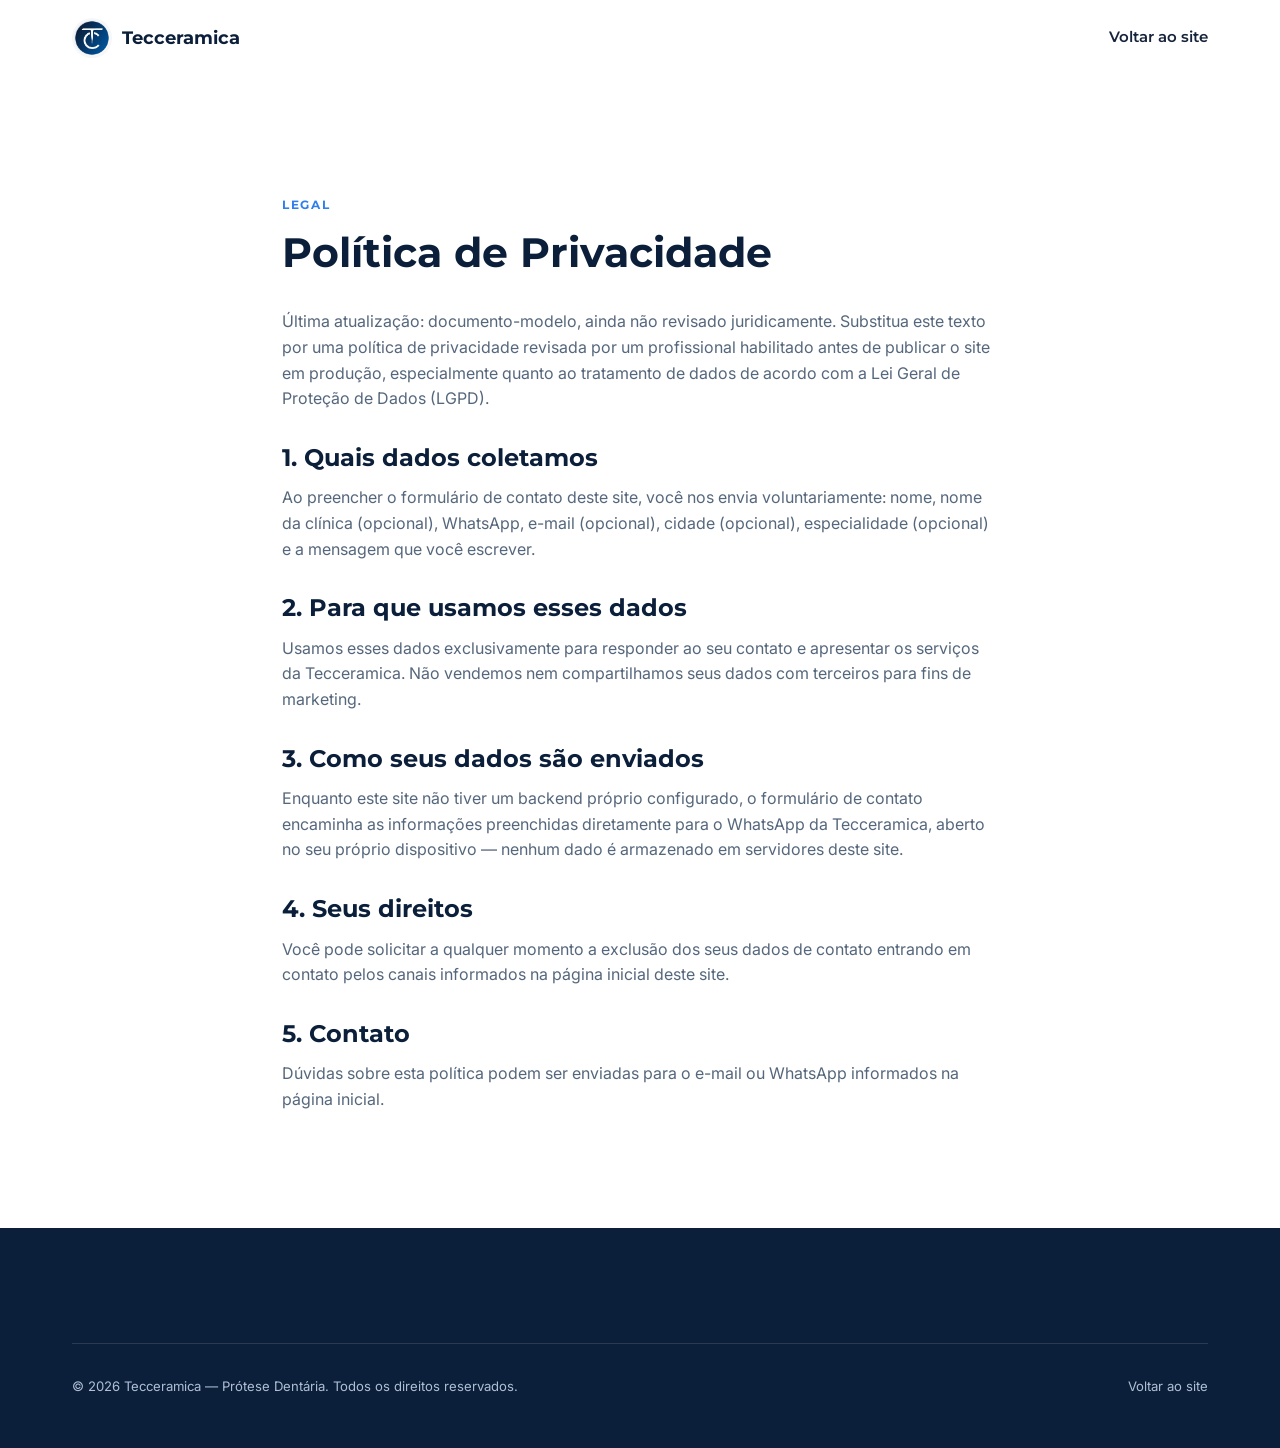
<file: privacy-policy.html>
<!doctype html>
<html lang="pt-BR">
<head>
  <meta charset="UTF-8" />
  <meta name="viewport" content="width=device-width, initial-scale=1.0" />
  <title>Política de Privacidade | Tecceramica</title>
  <meta name="description" content="Política de privacidade da Tecceramica — como tratamos os dados enviados pelo formulário de contato do site." />
  <meta name="robots" content="index, follow" />
  <link rel="canonical" href="https://www.tecceramica.com.br/privacy-policy.html" />
  <meta name="theme-color" content="#0B1F3A" />

  <link rel="icon" type="image/svg+xml" href="favicon/favicon.svg" />
  <link rel="alternate icon" type="image/jpeg" href="favicon/favicon-fallback.jpg" />

  <link rel="preconnect" href="https://fonts.googleapis.com" />
  <link rel="preconnect" href="https://fonts.gstatic.com" crossorigin />
  <link
    href="https://fonts.googleapis.com/css2?family=Inter:wght@400;500;600;700&family=Montserrat:wght@600;700;800&display=swap"
    rel="stylesheet"
  />
  <link rel="stylesheet" href="css/style.css" />
</head>
<body>
  <a class="skip-link" href="#conteudo-principal">Pular para o conteúdo principal</a>

  <header class="site-header">
    <div class="container">
      <a class="brand" href="index.html" aria-label="Tecceramica — página inicial">
        <img src="images/logo/logo-tecceramica.jpg" alt="Logotipo Tecceramica" width="40" height="40" />
        <span>Tecceramica</span>
      </a>
      <nav class="nav" aria-label="Navegação">
        <ul class="nav__list">
          <li><a class="nav__link" href="index.html">Voltar ao site</a></li>
        </ul>
      </nav>
    </div>
  </header>

  <main id="conteudo-principal">
    <section class="section">
      <div class="container" style="max-width: 780px;">
        <span class="eyebrow">Legal</span>
        <h1 class="section-title" style="text-align:left; margin-bottom: var(--space-md);">Política de Privacidade</h1>

        <p style="margin-bottom: var(--space-md); color: var(--color-text-muted);">
          Última atualização: documento-modelo, ainda não revisado juridicamente. Substitua este
          texto por uma política de privacidade revisada por um profissional habilitado antes de
          publicar o site em produção, especialmente quanto ao tratamento de dados de acordo com a
          Lei Geral de Proteção de Dados (LGPD).
        </p>

        <h2 style="margin-bottom: var(--space-xs);">1. Quais dados coletamos</h2>
        <p style="margin-bottom: var(--space-md); color: var(--color-text-muted);">
          Ao preencher o formulário de contato deste site, você nos envia voluntariamente: nome,
          nome da clínica (opcional), WhatsApp, e-mail (opcional), cidade (opcional), especialidade
          (opcional) e a mensagem que você escrever.
        </p>

        <h2 style="margin-bottom: var(--space-xs);">2. Para que usamos esses dados</h2>
        <p style="margin-bottom: var(--space-md); color: var(--color-text-muted);">
          Usamos esses dados exclusivamente para responder ao seu contato e apresentar os serviços
          da Tecceramica. Não vendemos nem compartilhamos seus dados com terceiros para fins de
          marketing.
        </p>

        <h2 style="margin-bottom: var(--space-xs);">3. Como seus dados são enviados</h2>
        <p style="margin-bottom: var(--space-md); color: var(--color-text-muted);">
          Enquanto este site não tiver um backend próprio configurado, o formulário de contato
          encaminha as informações preenchidas diretamente para o WhatsApp da Tecceramica, aberto
          no seu próprio dispositivo — nenhum dado é armazenado em servidores deste site.
        </p>

        <h2 style="margin-bottom: var(--space-xs);">4. Seus direitos</h2>
        <p style="margin-bottom: var(--space-md); color: var(--color-text-muted);">
          Você pode solicitar a qualquer momento a exclusão dos seus dados de contato entrando em
          contato pelos canais informados na página inicial deste site.
        </p>

        <h2 style="margin-bottom: var(--space-xs);">5. Contato</h2>
        <p style="color: var(--color-text-muted);">
          Dúvidas sobre esta política podem ser enviadas para o e-mail ou WhatsApp informados na
          página inicial.
        </p>
      </div>
    </section>
  </main>

  <footer class="site-footer">
    <div class="container">
      <div class="footer__bottom">
        <span>&copy; <span class="js-current-year"></span> Tecceramica — Prótese Dentária. Todos os direitos reservados.</span>
        <div class="footer__legal">
          <a href="index.html">Voltar ao site</a>
        </div>
      </div>
    </div>
  </footer>

  <script src="js/config.js" defer></script>
  <script>
    document.addEventListener("DOMContentLoaded", function () {
      var yearEl = document.querySelector(".js-current-year");
      if (yearEl) yearEl.textContent = String(new Date().getFullYear());
    });
  </script>
</body>
</html>
</file>
<file: css/style.css>
/* =========================================================================
   TECCERAMICA — LANDING PAGE
   Folha de estilos única (HTML5 + CSS3 + JS Vanilla, sem frameworks).
   Organizada por blocos comentados para facilitar manutenção futura.
   Sumário:
     1. Variáveis (identidade visual)
     2. Reset e base
     3. Utilitários (container, botões, títulos de seção, animações)
     4. Header / Navegação
     5. Hero
     6. Faixa de confiança
     7. Diferenciais ("Por que escolher")
     8. Portfólio
     9. Serviços
     10. Processo de trabalho
     11. Depoimentos
     12. CTA de conversão
     13. Formulário de contato
     14. Localização / Mapa
     15. Footer
     16. Botão flutuante do WhatsApp / Voltar ao topo
     17. Media queries principais já embutidas em cada bloco (mobile-first)
     18. Acessibilidade (prefers-reduced-motion, focus-visible)
   ========================================================================= */

/* -------------------------------------------------------------------------
   1. VARIÁVEIS — baseadas no manual de marca da Tecceramica
   ------------------------------------------------------------------------- */
:root {
  /* Cores oficiais da marca */
  --color-primary: #0B1F3A;      /* azul-marinho principal */
  --color-secondary: #1E3A5F;    /* azul secundário */
  --color-accent: #2F80ED;       /* azul de destaque (CTAs, links) */
  --color-bg-light: #F2F4F7;     /* cinza claro (fundo de seções alternadas) */
  --color-white: #FFFFFF;

  /* Cores funcionais (fora do manual, apenas para estados de UI) */
  --color-success: #1E9E5A;
  --color-error: #D64545;
  --color-whatsapp: #25D366;
  --color-whatsapp-dark: #1DA851;

  /* Texto */
  --color-text: #16233A;
  --color-text-muted: #55677C;
  --color-text-on-dark: #F5F7FA;
  --color-text-on-dark-muted: #AFC0D6;
  --color-border: #E1E6ED;

  /* Tipografia */
  --font-heading: "Montserrat", "Segoe UI", Arial, sans-serif;
  --font-body: "Inter", "Segoe UI", Arial, sans-serif;

  /* Espaçamento */
  --space-2xs: 0.4rem;
  --space-xs: 0.8rem;
  --space-sm: 1.2rem;
  --space-md: 2rem;
  --space-lg: 3.2rem;
  --space-xl: 5rem;
  --space-2xl: 7.2rem;

  /* Layout */
  --container-width: 1200px;
  --radius-sm: 8px;
  --radius-md: 14px;
  --radius-lg: 24px;
  --header-height: 76px;

  /* Sombras */
  --shadow-sm: 0 2px 8px rgba(11, 31, 58, 0.08);
  --shadow-md: 0 8px 24px rgba(11, 31, 58, 0.12);
  --shadow-lg: 0 20px 48px rgba(11, 31, 58, 0.18);

  /* Transições */
  --transition-fast: 0.18s ease;
  --transition-base: 0.28s ease;
}

/* -------------------------------------------------------------------------
   2. RESET E BASE
   ------------------------------------------------------------------------- */
*,
*::before,
*::after {
  box-sizing: border-box;
}

* {
  margin: 0;
  padding: 0;
}

html {
  scroll-behavior: smooth;
  -webkit-text-size-adjust: 100%;
}

/* Evita que o header fixo cubra o topo das seções ao navegar por âncora */
main section[id],
.hero[id] {
  scroll-margin-top: var(--header-height);
}

html {
  /* O menu mobile (.nav) fica fora da tela via transform: translateX(100%)
     quando fechado; elementos transformados continuam contando para a
     largura rolável do documento mesmo posicionados fora da viewport,
     então escondemos o overflow horizontal no elemento raiz para evitar
     uma barra de rolagem lateral fantasma. */
  overflow-x: hidden;
}

body {
  font-family: var(--font-body);
  color: var(--color-text);
  background-color: var(--color-white);
  line-height: 1.6;
  font-size: 16px;
  overflow-x: hidden;
  /* .site-header é position:fixed (fora do fluxo do documento), então o
     corpo precisa desse espaço reservado no topo para o conteúdo não
     começar escondido atrás dele. */
  padding-top: var(--header-height);
}

img,
video {
  max-width: 100%;
  display: block;
}

a {
  color: inherit;
  text-decoration: none;
}

ul,
ol {
  list-style: none;
}

button,
input,
textarea,
select {
  font: inherit;
  color: inherit;
}

button {
  cursor: pointer;
  border: none;
  background: none;
}

h1,
h2,
h3,
h4 {
  font-family: var(--font-heading);
  color: var(--color-primary);
  line-height: 1.2;
  font-weight: 700;
}

/* Foco visível para navegação por teclado (acessibilidade) */
a:focus-visible,
button:focus-visible,
input:focus-visible,
textarea:focus-visible,
select:focus-visible {
  outline: 3px solid var(--color-accent);
  outline-offset: 3px;
  border-radius: 4px;
}

/* Pula-conteúdo (skip link) para leitores de tela / teclado */
.skip-link {
  position: absolute;
  left: -9999px;
  top: 0;
  z-index: 1000;
  background: var(--color-primary);
  color: var(--color-white);
  padding: var(--space-sm) var(--space-md);
  border-radius: 0 0 var(--radius-sm) 0;
}

.skip-link:focus {
  left: 0;
}

/* -------------------------------------------------------------------------
   3. UTILITÁRIOS
   ------------------------------------------------------------------------- */
.container {
  width: 100%;
  max-width: var(--container-width);
  margin-inline: auto;
  padding-inline: var(--space-md);
}

.section {
  padding-block: var(--space-2xl);
}

.section--alt {
  background-color: var(--color-bg-light);
}

.section-header {
  max-width: 680px;
  margin-inline: auto;
  text-align: center;
  margin-bottom: var(--space-lg);
}

.eyebrow {
  display: inline-block;
  font-family: var(--font-heading);
  font-size: 0.78rem;
  font-weight: 700;
  letter-spacing: 0.14em;
  text-transform: uppercase;
  color: var(--color-accent);
  margin-bottom: var(--space-xs);
}

.section-title {
  font-size: clamp(1.7rem, 1.3rem + 1.6vw, 2.6rem);
  margin-bottom: var(--space-sm);
}

.section-subtitle {
  color: var(--color-text-muted);
  font-size: clamp(1rem, 0.95rem + 0.2vw, 1.125rem);
}

/* Botões */
.btn {
  display: inline-flex;
  align-items: center;
  justify-content: center;
  gap: var(--space-2xs);
  font-family: var(--font-heading);
  font-weight: 600;
  font-size: 0.98rem;
  padding: 0.95rem 1.8rem;
  border-radius: var(--radius-sm);
  transition: transform var(--transition-fast), box-shadow var(--transition-fast),
    background-color var(--transition-fast), color var(--transition-fast);
  /* Sem white-space:nowrap de propósito: em telas muito estreitas, um
     texto de botão longo (ex.: "Falar com a Tecceramica") não pode ser
     impedido de quebrar linha, senão o botão força overflow horizontal
     na página inteira. max-width garante que nunca ultrapasse o pai. */
  max-width: 100%;
}

.btn svg {
  width: 1.15em;
  height: 1.15em;
  flex-shrink: 0;
}

.btn:hover {
  transform: translateY(-2px);
}

.btn--whatsapp {
  background-color: var(--color-whatsapp);
  color: var(--color-white);
  box-shadow: var(--shadow-sm);
}

.btn--whatsapp:hover {
  background-color: var(--color-whatsapp-dark);
  box-shadow: var(--shadow-md);
}

/* Estado exibido enquanto siteConfig.whatsappNumber não foi preenchido
   (ver js/config.js e js/script.js) — evita apontar para um número
   inventado enquanto a informação real não é fornecida. */
.js-whatsapp-link.is-disabled {
  opacity: 0.55;
  cursor: not-allowed;
}

.js-whatsapp-link.is-disabled:hover {
  transform: none;
  box-shadow: none;
}

.btn--outline {
  background-color: transparent;
  color: var(--color-white);
  border: 2px solid rgba(255, 255, 255, 0.55);
}

.btn--outline:hover {
  background-color: rgba(255, 255, 255, 0.12);
  border-color: var(--color-white);
}

.btn--primary {
  background-color: var(--color-accent);
  color: var(--color-white);
  box-shadow: var(--shadow-sm);
}

.btn--primary:hover {
  background-color: #2367c4;
  box-shadow: var(--shadow-md);
}

.btn--block {
  width: 100%;
}

.btn--lg {
  padding: 1.1rem 2.2rem;
  font-size: 1.05rem;
}

/* Animação de entrada ao rolar a página (respeitando reduced-motion) */
.reveal {
  opacity: 0;
  transform: translateY(24px);
  transition: opacity 0.6s ease, transform 0.6s ease;
}

.reveal.is-visible {
  opacity: 1;
  transform: translateY(0);
}

.visually-hidden {
  position: absolute;
  width: 1px;
  height: 1px;
  overflow: hidden;
  clip: rect(0 0 0 0);
  white-space: nowrap;
}

/* -------------------------------------------------------------------------
   4. HEADER / NAVEGAÇÃO
   ------------------------------------------------------------------------- */
.site-header {
  position: fixed;
  top: 0;
  left: 0;
  z-index: 500;
  width: 100%;
  height: var(--header-height);
  display: flex;
  align-items: center;
  /* Fundo opaco (em vez de translúcido + backdrop-filter) de propósito:
     backdrop-filter transforma o elemento no "containing block" de
     qualquer descendente com position:fixed — o que quebrava a altura
     do menu mobile (.nav), que precisa ser posicionado em relação à
     viewport inteira, não à caixa de 76px do header. */
  background-color: var(--color-white);
  border-bottom: 1px solid transparent;
  transition: box-shadow var(--transition-base), border-color var(--transition-base);
}

.site-header.is-scrolled {
  box-shadow: var(--shadow-sm);
  border-bottom-color: var(--color-border);
}

.site-header .container {
  display: flex;
  align-items: center;
  justify-content: space-between;
  gap: var(--space-md);
}

.brand {
  display: flex;
  align-items: center;
  gap: 0.6rem;
  font-family: var(--font-heading);
  font-weight: 700;
  font-size: 1.15rem;
  color: var(--color-primary);
}

.brand img {
  width: 40px;
  height: 40px;
  border-radius: 50%;
}

.nav {
  display: flex;
  align-items: center;
  gap: var(--space-lg);
}

/* Espaço extra garantido entre a logo e os links de navegação no desktop.
   Só acima do breakpoint mobile (ver @media max-width: 1200px abaixo):
   em telas menores .nav vira um painel fixo em tela cheia, onde
   margin-left não faz sentido. */
@media (min-width: 1201px) {
  .nav {
    margin-left: var(--space-xl);
  }
}

.nav__list {
  display: flex;
  gap: var(--space-md);
}

.nav__link {
  font-family: var(--font-heading);
  font-weight: 600;
  font-size: 0.92rem;
  color: var(--color-text);
  padding-block: var(--space-2xs);
  position: relative;
}

.nav__link::after {
  content: "";
  position: absolute;
  left: 0;
  bottom: -2px;
  width: 0;
  height: 2px;
  background-color: var(--color-accent);
  transition: width var(--transition-base);
}

.nav__link:hover::after,
.nav__link:focus-visible::after {
  width: 100%;
}

.header-cta {
  display: flex;
  align-items: center;
  gap: var(--space-md);
}

.nav-toggle {
  display: none;
  flex-direction: column;
  justify-content: center;
  gap: 5px;
  width: 44px;
  height: 44px;
  border-radius: var(--radius-sm);
}

.nav-toggle span {
  display: block;
  width: 24px;
  height: 2px;
  background-color: var(--color-primary);
  transition: transform var(--transition-base), opacity var(--transition-base);
}

.nav-toggle[aria-expanded="true"] span:nth-child(1) {
  transform: translateY(7px) rotate(45deg);
}

.nav-toggle[aria-expanded="true"] span:nth-child(2) {
  opacity: 0;
}

.nav-toggle[aria-expanded="true"] span:nth-child(3) {
  transform: translateY(-7px) rotate(-45deg);
}

@media (max-width: 1200px) {
  .nav {
    position: fixed;
    inset: var(--header-height) 0 0 0;
    background-color: var(--color-white);
    flex-direction: column;
    align-items: stretch;
    padding: var(--space-lg) var(--space-md);
    gap: var(--space-lg);
    transform: translateX(100%);
    transition: transform var(--transition-base);
    overflow-y: auto;
  }

  .nav.is-open {
    transform: translateX(0);
  }

  .nav__list {
    flex-direction: column;
    gap: var(--space-md);
    text-align: center;
  }

  .nav__link {
    font-size: 1.15rem;
    display: block;
  }

  .header-cta {
    flex-direction: column;
    width: 100%;
  }

  .header-cta .btn {
    width: 100%;
  }

  .nav-toggle {
    display: flex;
  }
}

/* -------------------------------------------------------------------------
   5. HERO
   ------------------------------------------------------------------------- */
.hero {
  position: relative;
  background: linear-gradient(135deg, var(--color-primary) 0%, var(--color-secondary) 100%);
  color: var(--color-text-on-dark);
  padding-block: var(--space-2xl);
  overflow: hidden;
}

.hero::before {
  content: "";
  position: absolute;
  inset: 0;
  background-image: radial-gradient(circle at 15% 20%, rgba(47, 128, 237, 0.25), transparent 45%),
    radial-gradient(circle at 85% 85%, rgba(47, 128, 237, 0.18), transparent 40%);
  pointer-events: none;
}

.hero .container {
  position: relative;
  display: grid;
  grid-template-columns: 1fr;
  gap: var(--space-xl);
  align-items: center;
}

.hero__content {
  max-width: 620px;
}

.hero__badge {
  display: inline-flex;
  align-items: center;
  gap: 0.5rem;
  background-color: rgba(255, 255, 255, 0.1);
  border: 1px solid rgba(255, 255, 255, 0.2);
  color: var(--color-text-on-dark);
  font-size: 0.8rem;
  font-weight: 600;
  padding: 0.45rem 0.9rem;
  border-radius: 999px;
  margin-bottom: var(--space-md);
}

.hero__badge svg {
  width: 1rem;
  height: 1rem;
  color: var(--color-accent);
}

.hero h1 {
  color: var(--color-white);
  font-size: clamp(2.1rem, 1.6rem + 2.4vw, 3.4rem);
  margin-bottom: var(--space-sm);
}

.hero h1 span {
  color: #7fb1f5;
}

.hero__subtitle {
  font-size: clamp(1rem, 0.95rem + 0.3vw, 1.2rem);
  color: var(--color-text-on-dark-muted);
  margin-bottom: var(--space-lg);
  max-width: 54ch;
}

.hero__actions {
  display: flex;
  flex-wrap: wrap;
  gap: var(--space-sm);
  margin-bottom: var(--space-lg);
}

.hero__meta {
  display: flex;
  flex-wrap: wrap;
  gap: var(--space-md);
}

.hero__meta-item {
  display: flex;
  align-items: center;
  gap: 0.5rem;
  font-size: 0.88rem;
  color: var(--color-text-on-dark-muted);
}

.hero__meta-item svg {
  width: 1.1rem;
  height: 1.1rem;
  color: var(--color-accent);
  flex-shrink: 0;
}

.hero__media {
  position: relative;
}

.hero__media-frame {
  position: relative;
  border-radius: var(--radius-lg);
  overflow: hidden;
  box-shadow: var(--shadow-lg);
  border: 1px solid rgba(255, 255, 255, 0.15);
}

.hero__media-frame img {
  width: 100%;
  height: 100%;
  object-fit: cover;
  aspect-ratio: 4 / 5;
}

.hero__media-caption {
  position: absolute;
  left: var(--space-md);
  right: var(--space-md);
  bottom: var(--space-md);
  background-color: rgba(11, 31, 58, 0.72);
  backdrop-filter: blur(6px);
  color: var(--color-white);
  padding: var(--space-sm) var(--space-md);
  border-radius: var(--radius-sm);
  font-size: 0.85rem;
  display: flex;
  align-items: center;
  gap: 0.6rem;
}

.hero__media-caption svg {
  width: 1.1rem;
  height: 1.1rem;
  color: var(--color-accent);
  flex-shrink: 0;
}

@media (min-width: 960px) {
  .hero .container {
    grid-template-columns: 1.05fr 0.95fr;
  }

  .hero__media-frame img {
    aspect-ratio: 3 / 4;
  }
}

/* -------------------------------------------------------------------------
   6. FAIXA DE CONFIANÇA
   ------------------------------------------------------------------------- */
.trustbar {
  background-color: var(--color-white);
  border-bottom: 1px solid var(--color-border);
  padding-block: var(--space-lg);
}

.trustbar__grid {
  display: grid;
  grid-template-columns: repeat(2, 1fr);
  gap: var(--space-lg) var(--space-md);
  text-align: center;
}

.trustbar__grid > * {
  min-width: 0;
}

.trustbar__item {
  display: flex;
  flex-direction: column;
  align-items: center;
  gap: 0.5rem;
}

.trustbar__item svg {
  width: 2rem;
  height: 2rem;
  color: var(--color-accent);
}

.trustbar__item strong {
  font-family: var(--font-heading);
  color: var(--color-primary);
  font-size: 0.98rem;
}

.trustbar__item span {
  font-size: 0.82rem;
  color: var(--color-text-muted);
}

@media (min-width: 640px) {
  .trustbar__grid {
    grid-template-columns: repeat(3, 1fr);
  }
}

@media (min-width: 960px) {
  .trustbar__grid {
    grid-template-columns: repeat(6, 1fr);
  }
}

/* -------------------------------------------------------------------------
   7. DIFERENCIAIS
   ------------------------------------------------------------------------- */
.benefits__grid {
  display: grid;
  grid-template-columns: 1fr;
  gap: var(--space-md);
}

.benefits__grid > * {
  min-width: 0;
}

.benefit-card {
  background-color: var(--color-white);
  border: 1px solid var(--color-border);
  border-radius: var(--radius-md);
  padding: var(--space-lg) var(--space-md);
  transition: transform var(--transition-base), box-shadow var(--transition-base), border-color var(--transition-base);
}

.benefit-card:hover {
  transform: translateY(-6px);
  box-shadow: var(--shadow-md);
  border-color: transparent;
}

.benefit-card__icon {
  width: 3.2rem;
  height: 3.2rem;
  border-radius: var(--radius-sm);
  background-color: rgba(47, 128, 237, 0.1);
  color: var(--color-accent);
  display: flex;
  align-items: center;
  justify-content: center;
  margin-bottom: var(--space-md);
}

.benefit-card__icon svg {
  width: 1.7rem;
  height: 1.7rem;
}

.benefit-card h3 {
  font-size: 1.15rem;
  margin-bottom: var(--space-2xs);
}

.benefit-card p {
  color: var(--color-text-muted);
  font-size: 0.95rem;
}

@media (min-width: 640px) {
  .benefits__grid {
    grid-template-columns: repeat(2, 1fr);
  }
}

@media (min-width: 960px) {
  .benefits__grid {
    grid-template-columns: repeat(3, 1fr);
  }
}

/* -------------------------------------------------------------------------
   8. PORTFÓLIO
   ------------------------------------------------------------------------- */
.portfolio__filters {
  display: flex;
  flex-wrap: wrap;
  justify-content: center;
  gap: var(--space-xs);
  margin-bottom: var(--space-lg);
}

.filter-btn {
  font-family: var(--font-heading);
  font-weight: 600;
  font-size: 0.85rem;
  padding: 0.6rem 1.2rem;
  border-radius: 999px;
  border: 1px solid var(--color-border);
  background-color: var(--color-white);
  color: var(--color-text);
  transition: background-color var(--transition-fast), color var(--transition-fast), border-color var(--transition-fast);
}

.filter-btn:hover {
  border-color: var(--color-accent);
}

.filter-btn.is-active {
  background-color: var(--color-primary);
  border-color: var(--color-primary);
  color: var(--color-white);
}

.portfolio__grid {
  column-count: 1;
  column-gap: var(--space-md);
}

.portfolio__item {
  break-inside: avoid;
  margin-bottom: var(--space-md);
  position: relative;
  border-radius: var(--radius-md);
  overflow: hidden;
  box-shadow: var(--shadow-sm);
  background-color: var(--color-bg-light);
  transition: transform var(--transition-base), box-shadow var(--transition-base);
}

.portfolio__item.is-hidden {
  display: none;
}

.portfolio__trigger {
  display: block;
  position: relative;
  width: 100%;
}

.portfolio__trigger img {
  width: 100%;
  height: auto;
  display: block;
  transition: transform 0.5s ease;
}

.portfolio__item:hover {
  box-shadow: var(--shadow-md);
}

.portfolio__item:hover .portfolio__trigger img {
  transform: scale(1.04);
}

.portfolio__overlay {
  position: absolute;
  inset: 0;
  background: linear-gradient(to top, rgba(11, 31, 58, 0.82) 0%, rgba(11, 31, 58, 0) 55%);
  display: flex;
  flex-direction: column;
  justify-content: flex-end;
  padding: var(--space-md);
  opacity: 0;
  transition: opacity var(--transition-base);
}

.portfolio__item:hover .portfolio__overlay,
.portfolio__item:focus-within .portfolio__overlay {
  opacity: 1;
}

.portfolio__category {
  font-family: var(--font-heading);
  font-size: 0.7rem;
  font-weight: 700;
  letter-spacing: 0.08em;
  text-transform: uppercase;
  color: #7fb1f5;
  margin-bottom: 0.3rem;
}

.portfolio__caption {
  color: var(--color-white);
  font-size: 0.92rem;
  font-weight: 600;
}

.portfolio__zoom-icon {
  position: absolute;
  top: var(--space-sm);
  right: var(--space-sm);
  width: 2.1rem;
  height: 2.1rem;
  border-radius: 50%;
  background-color: rgba(255, 255, 255, 0.9);
  color: var(--color-primary);
  display: flex;
  align-items: center;
  justify-content: center;
  opacity: 0;
  transform: scale(0.8);
  transition: opacity var(--transition-base), transform var(--transition-base);
}

.portfolio__item:hover .portfolio__zoom-icon {
  opacity: 1;
  transform: scale(1);
}

.portfolio__zoom-icon svg {
  width: 1.1rem;
  height: 1.1rem;
}

.portfolio__note {
  text-align: center;
  color: var(--color-text-muted);
  font-size: 0.92rem;
  margin-top: var(--space-lg);
  max-width: 640px;
  margin-inline: auto;
}

@media (min-width: 640px) {
  .portfolio__grid {
    column-count: 2;
  }
}

@media (min-width: 960px) {
  .portfolio__grid {
    column-count: 3;
  }
}

/* Lightbox */
.lightbox {
  position: fixed;
  inset: 0;
  z-index: 1000;
  display: none;
  align-items: center;
  justify-content: center;
  background-color: rgba(6, 15, 28, 0.92);
  padding: var(--space-md);
}

.lightbox.is-open {
  display: flex;
}

.lightbox__figure {
  position: relative;
  max-width: min(90vw, 900px);
  max-height: 88vh;
}

.lightbox__figure img {
  max-width: 100%;
  max-height: 78vh;
  width: auto;
  border-radius: var(--radius-sm);
  box-shadow: var(--shadow-lg);
  margin-inline: auto;
}

.lightbox__caption {
  color: var(--color-white);
  text-align: center;
  margin-top: var(--space-sm);
  font-size: 0.92rem;
}

.lightbox__close,
.lightbox__prev,
.lightbox__next {
  position: absolute;
  width: 44px;
  height: 44px;
  border-radius: 50%;
  background-color: rgba(255, 255, 255, 0.12);
  color: var(--color-white);
  display: flex;
  align-items: center;
  justify-content: center;
  transition: background-color var(--transition-fast);
}

.lightbox__close:hover,
.lightbox__prev:hover,
.lightbox__next:hover {
  background-color: rgba(255, 255, 255, 0.25);
}

.lightbox__close {
  top: -56px;
  right: 0;
}

.lightbox__prev {
  left: -56px;
  top: 50%;
  transform: translateY(-50%);
}

.lightbox__next {
  right: -56px;
  top: 50%;
  transform: translateY(-50%);
}

.lightbox__close svg,
.lightbox__prev svg,
.lightbox__next svg {
  width: 1.3rem;
  height: 1.3rem;
}

/* Os botões prev/next do lightbox "desktop" ficam a 56px para fora da
   imagem (ver .lightbox__prev/.lightbox__next acima). Isso só cabe sem
   vazar da tela quando a imagem (max-width: min(90vw, 900px)) deixa
   margem suficiente nas laterais — o que só acontece a partir de ~1120px
   de largura. Por segurança, usamos o padrão "botões embaixo" (mobile)
   em qualquer tela abaixo de 1200px, não só em celulares. */
@media (max-width: 1200px) {
  .lightbox__prev,
  .lightbox__next {
    top: auto;
    bottom: -60px;
    transform: none;
  }

  .lightbox__prev {
    left: 30%;
  }

  .lightbox__next {
    right: 30%;
  }

  .lightbox__close {
    top: -52px;
    right: 0;
  }
}

/* -------------------------------------------------------------------------
   9. SERVIÇOS
   ------------------------------------------------------------------------- */
.services__grid {
  display: grid;
  grid-template-columns: 1fr;
  gap: var(--space-md);
}

.services__grid > * {
  min-width: 0;
}

.service-card {
  display: flex;
  flex-direction: column;
  background-color: var(--color-white);
  border: 1px solid var(--color-border);
  border-radius: var(--radius-md);
  overflow: hidden;
  transition: box-shadow var(--transition-base), transform var(--transition-base);
}

.service-card:hover {
  box-shadow: var(--shadow-md);
  transform: translateY(-4px);
}

.service-card__media {
  aspect-ratio: 16 / 10;
  overflow: hidden;
}

.service-card__media img {
  width: 100%;
  height: 100%;
  object-fit: cover;
}

.service-card__body {
  padding: var(--space-md);
  display: flex;
  flex-direction: column;
  flex: 1;
}

.service-card h3 {
  font-size: 1.1rem;
  margin-bottom: var(--space-2xs);
}

.service-card p {
  color: var(--color-text-muted);
  font-size: 0.92rem;
  margin-bottom: var(--space-md);
  flex: 1;
}

.service-card__link {
  font-family: var(--font-heading);
  font-weight: 600;
  font-size: 0.88rem;
  color: var(--color-accent);
  display: inline-flex;
  align-items: center;
  gap: 0.4rem;
}

.service-card__link svg {
  width: 1rem;
  height: 1rem;
  transition: transform var(--transition-fast);
}

.service-card__link:hover svg {
  transform: translateX(3px);
}

@media (min-width: 640px) {
  .services__grid {
    grid-template-columns: repeat(2, 1fr);
  }
}

@media (min-width: 960px) {
  .services__grid {
    grid-template-columns: repeat(3, 1fr);
  }
}

/* -------------------------------------------------------------------------
   10. PROCESSO DE TRABALHO
   ------------------------------------------------------------------------- */
.process__list {
  display: grid;
  grid-template-columns: 1fr;
  gap: var(--space-lg);
  counter-reset: process;
  position: relative;
}

.process__item {
  position: relative;
  padding-left: 4.2rem;
  min-width: 0;
}

.process__number {
  position: absolute;
  left: 0;
  top: 0;
  width: 3.2rem;
  height: 3.2rem;
  border-radius: 50%;
  background-color: var(--color-primary);
  color: var(--color-white);
  font-family: var(--font-heading);
  font-weight: 700;
  font-size: 1.05rem;
  display: flex;
  align-items: center;
  justify-content: center;
}

.process__item h3 {
  font-size: 1.1rem;
  margin-bottom: 0.3rem;
}

.process__item p {
  color: var(--color-text-muted);
  font-size: 0.92rem;
}

@media (min-width: 860px) {
  .process__list {
    grid-template-columns: repeat(5, 1fr);
    gap: var(--space-sm);
  }

  .process__list::before {
    content: "";
    position: absolute;
    top: 1.6rem;
    left: 8%;
    right: 8%;
    height: 2px;
    background-color: var(--color-border);
    z-index: 0;
  }

  .process__item {
    padding-left: 0;
    text-align: center;
  }

  .process__number {
    position: static;
    margin-inline: auto;
    margin-bottom: var(--space-sm);
    position: relative;
    z-index: 1;
  }
}

/* -------------------------------------------------------------------------
   11. DEPOIMENTOS
   ------------------------------------------------------------------------- */
.testimonials__grid {
  display: grid;
  grid-template-columns: 1fr;
  gap: var(--space-md);
}

.testimonials__grid > * {
  min-width: 0;
}

.testimonial-card {
  background-color: var(--color-white);
  border: 1px solid var(--color-border);
  border-radius: var(--radius-md);
  padding: var(--space-md);
  display: flex;
  flex-direction: column;
  gap: var(--space-sm);
}

.testimonial-card__quote {
  font-size: 0.95rem;
  color: var(--color-text);
  position: relative;
  padding-left: 1.6rem;
}

.testimonial-card__quote svg {
  position: absolute;
  left: 0;
  top: 0.1rem;
  width: 1.15rem;
  height: 1.15rem;
  color: var(--color-accent);
  opacity: 0.7;
}

.testimonial-card__author {
  display: flex;
  align-items: center;
  gap: 0.7rem;
}

.testimonial-card__avatar {
  width: 42px;
  height: 42px;
  border-radius: 50%;
  background-color: var(--color-bg-light);
  color: var(--color-primary);
  display: flex;
  align-items: center;
  justify-content: center;
  font-family: var(--font-heading);
  font-weight: 700;
  flex-shrink: 0;
}

.testimonial-card__name {
  font-family: var(--font-heading);
  font-weight: 700;
  font-size: 0.92rem;
  color: var(--color-primary);
}

.testimonial-card__role {
  font-size: 0.8rem;
  color: var(--color-text-muted);
}

.testimonials__empty {
  text-align: center;
  border: 1px dashed var(--color-border);
  border-radius: var(--radius-md);
  padding: var(--space-xl) var(--space-md);
  color: var(--color-text-muted);
}

.testimonials__empty svg {
  width: 2.4rem;
  height: 2.4rem;
  color: var(--color-accent);
  margin-bottom: var(--space-sm);
}

.testimonials__empty p {
  max-width: 46ch;
  margin-inline: auto;
}

@media (min-width: 640px) {
  .testimonials__grid {
    grid-template-columns: repeat(2, 1fr);
  }
}

@media (min-width: 960px) {
  .testimonials__grid {
    grid-template-columns: repeat(3, 1fr);
  }
}

/* -------------------------------------------------------------------------
   12. CTA DE CONVERSÃO
   ------------------------------------------------------------------------- */
.cta-band {
  background: linear-gradient(120deg, var(--color-primary) 0%, var(--color-secondary) 100%);
  color: var(--color-white);
  text-align: center;
  padding-block: var(--space-2xl);
}

.cta-band h2 {
  color: var(--color-white);
  font-size: clamp(1.6rem, 1.3rem + 1.2vw, 2.3rem);
  max-width: 720px;
  margin-inline: auto;
  margin-bottom: var(--space-sm);
}

.cta-band p {
  color: var(--color-text-on-dark-muted);
  max-width: 560px;
  margin-inline: auto;
  margin-bottom: var(--space-lg);
}

.cta-band__actions {
  display: flex;
  flex-wrap: wrap;
  justify-content: center;
  gap: var(--space-sm);
}

/* -------------------------------------------------------------------------
   13. FORMULÁRIO DE CONTATO / 14. LOCALIZAÇÃO
   ------------------------------------------------------------------------- */
.contact__grid {
  display: grid;
  grid-template-columns: 1fr;
  gap: var(--space-xl);
}

/* Sem isso, o min-width:auto padrão de itens de grid pode forçar
   .contact-form/.location a ficarem mais largos que o espaço
   disponível em telas estreitas. */
.contact__grid > * {
  min-width: 0;
}

.contact-form {
  background-color: var(--color-white);
  border: 1px solid var(--color-border);
  border-radius: var(--radius-lg);
  padding: var(--space-lg);
  box-shadow: var(--shadow-sm);
}

.form-row {
  display: grid;
  grid-template-columns: 1fr;
  gap: var(--space-md);
  margin-bottom: var(--space-md);
}

.form-group {
  display: flex;
  flex-direction: column;
  gap: 0.4rem;
  /* Item de grid dentro de .form-row: sem isso, o min-width:auto padrão
     de itens de grid pode impedir o encolhimento abaixo do conteúdo. */
  min-width: 0;
}

.form-group label {
  font-family: var(--font-heading);
  font-weight: 600;
  font-size: 0.85rem;
  color: var(--color-primary);
}

.form-group label .required {
  color: var(--color-error);
}

.form-group input,
.form-group select,
.form-group textarea {
  /* Campos nativos (input/select/textarea) têm largura baseada no
     conteúdo (ex.: texto das <option>) por padrão, não no container —
     sem isso, um <select> com opção longa pode forçar overflow em telas
     estreitas. width:100% + min-width:0 evita isso dentro do flex/grid. */
  width: 100%;
  min-width: 0;
  border: 1px solid var(--color-border);
  border-radius: var(--radius-sm);
  padding: 0.8rem 1rem;
  font-size: 0.95rem;
  background-color: var(--color-white);
  transition: border-color var(--transition-fast), box-shadow var(--transition-fast);
}

.form-group input:focus,
.form-group select:focus,
.form-group textarea:focus {
  border-color: var(--color-accent);
  box-shadow: 0 0 0 3px rgba(47, 128, 237, 0.15);
  outline: none;
}

.form-group textarea {
  resize: vertical;
  min-height: 120px;
}

.form-error {
  font-size: 0.8rem;
  color: var(--color-error);
  min-height: 1.1em;
}

.form-group.has-error input,
.form-group.has-error select,
.form-group.has-error textarea {
  border-color: var(--color-error);
}

.form-footer {
  display: flex;
  flex-direction: column;
  gap: var(--space-sm);
}

.form-privacy {
  font-size: 0.78rem;
  color: var(--color-text-muted);
}

.form-feedback {
  display: none;
  align-items: flex-start;
  gap: 0.6rem;
  padding: var(--space-sm) var(--space-md);
  border-radius: var(--radius-sm);
  font-size: 0.9rem;
  margin-bottom: var(--space-md);
}

.form-feedback svg {
  width: 1.2rem;
  height: 1.2rem;
  flex-shrink: 0;
  margin-top: 0.1rem;
}

.form-feedback.is-visible {
  display: flex;
}

.form-feedback--success {
  background-color: rgba(30, 158, 90, 0.1);
  color: #157a45;
}

.form-feedback--error {
  background-color: rgba(214, 69, 69, 0.1);
  color: #a5342f;
}

@media (min-width: 640px) {
  .form-row--2 {
    grid-template-columns: repeat(2, 1fr);
  }
}

/* Localização */
.location {
  display: flex;
  flex-direction: column;
  gap: var(--space-md);
}

.location-card {
  background-color: var(--color-primary);
  color: var(--color-text-on-dark);
  border-radius: var(--radius-lg);
  padding: var(--space-lg);
}

.location-card h3 {
  color: var(--color-white);
  font-size: 1.2rem;
  margin-bottom: var(--space-md);
}

.location__item {
  display: flex;
  gap: 0.8rem;
  padding-block: var(--space-xs);
  border-bottom: 1px solid rgba(255, 255, 255, 0.12);
}

.location__item:last-child {
  border-bottom: none;
}

.location__item svg {
  width: 1.3rem;
  height: 1.3rem;
  color: var(--color-accent);
  flex-shrink: 0;
  margin-top: 0.15rem;
}

.location__item strong {
  display: block;
  font-family: var(--font-heading);
  font-size: 0.85rem;
  color: var(--color-white);
  margin-bottom: 0.15rem;
}

.location__item span,
.location__item a {
  font-size: 0.88rem;
  color: var(--color-text-on-dark-muted);
}

.location__item a:hover {
  color: var(--color-white);
}

.map-frame {
  border-radius: var(--radius-lg);
  overflow: hidden;
  border: 1px solid var(--color-border);
  box-shadow: var(--shadow-sm);
}

.map-frame iframe {
  width: 100%;
  height: 320px;
  border: 0;
  display: block;
}

@media (min-width: 960px) {
  .contact__grid {
    grid-template-columns: 1.2fr 1fr;
  }
}

/* -------------------------------------------------------------------------
   15. FOOTER
   ------------------------------------------------------------------------- */
.site-footer {
  background-color: var(--color-primary);
  color: var(--color-text-on-dark-muted);
  padding-block: var(--space-2xl) var(--space-lg);
}

.footer__grid {
  display: grid;
  grid-template-columns: 1fr;
  gap: var(--space-xl);
  margin-bottom: var(--space-xl);
}

/* Sem isso, o min-width:auto padrão de itens de grid pode forçar a
   coluna a ficar mais larga que o espaço disponível quando o texto
   dentro (ex.: horário de funcionamento) não "quer" quebrar linha. */
.footer__about,
.footer__col {
  min-width: 0;
}

.footer__brand {
  display: flex;
  align-items: center;
  gap: 0.7rem;
  margin-bottom: var(--space-sm);
}

.footer__brand img {
  width: 42px;
  height: 42px;
  border-radius: 50%;
}

.footer__brand strong {
  font-family: var(--font-heading);
  color: var(--color-white);
  font-size: 1.1rem;
}

.footer__about p {
  font-size: 0.9rem;
  max-width: 34ch;
  margin-bottom: var(--space-md);
}

.footer__social {
  display: flex;
  gap: 0.6rem;
}

.footer__social a {
  width: 38px;
  height: 38px;
  border-radius: 50%;
  background-color: rgba(255, 255, 255, 0.08);
  display: flex;
  align-items: center;
  justify-content: center;
  transition: background-color var(--transition-fast);
}

.footer__social a:hover {
  background-color: var(--color-accent);
}

.footer__social svg {
  width: 1.1rem;
  height: 1.1rem;
  color: var(--color-white);
}

.footer__col h4 {
  color: var(--color-white);
  font-size: 0.92rem;
  letter-spacing: 0.04em;
  text-transform: uppercase;
  margin-bottom: var(--space-sm);
}

.footer__col ul {
  display: flex;
  flex-direction: column;
  gap: 0.65rem;
}

.footer__col a,
.footer__col span {
  font-size: 0.9rem;
}

.footer__col a:hover {
  color: var(--color-white);
}

.footer__bottom {
  border-top: 1px solid rgba(255, 255, 255, 0.12);
  padding-top: var(--space-md);
  display: flex;
  flex-direction: column;
  gap: var(--space-sm);
  font-size: 0.82rem;
  text-align: center;
}

.footer__legal {
  display: flex;
  flex-wrap: wrap;
  justify-content: center;
  gap: var(--space-sm);
}

@media (min-width: 640px) {
  .footer__grid {
    grid-template-columns: 1.3fr repeat(3, 1fr);
  }
}

@media (min-width: 640px) {
  .footer__bottom {
    flex-direction: row;
    justify-content: space-between;
    text-align: left;
  }
}

/* -------------------------------------------------------------------------
   16. BOTÃO FLUTUANTE WHATSAPP / VOLTAR AO TOPO
   ------------------------------------------------------------------------- */
.floating-actions {
  position: fixed;
  right: var(--space-md);
  bottom: var(--space-md);
  z-index: 400;
  display: flex;
  flex-direction: column;
  align-items: flex-end;
  gap: var(--space-sm);
}

.whatsapp-float {
  display: flex;
  align-items: center;
  justify-content: center;
  width: 60px;
  height: 60px;
  border-radius: 50%;
  background-color: var(--color-whatsapp);
  color: var(--color-white);
  box-shadow: var(--shadow-lg);
  transition: transform var(--transition-base), background-color var(--transition-fast);
  animation: pulse-whatsapp 2.6s ease-in-out infinite;
}

.whatsapp-float:hover {
  background-color: var(--color-whatsapp-dark);
  transform: scale(1.06);
}

.whatsapp-float svg {
  width: 1.9rem;
  height: 1.9rem;
}

@keyframes pulse-whatsapp {
  0%, 100% {
    box-shadow: 0 0 0 0 rgba(37, 211, 102, 0.45), var(--shadow-lg);
  }
  50% {
    box-shadow: 0 0 0 10px rgba(37, 211, 102, 0), var(--shadow-lg);
  }
}

.back-to-top {
  display: flex;
  align-items: center;
  justify-content: center;
  width: 44px;
  height: 44px;
  border-radius: 50%;
  background-color: var(--color-white);
  color: var(--color-primary);
  border: 1px solid var(--color-border);
  box-shadow: var(--shadow-md);
  opacity: 0;
  visibility: hidden;
  transform: translateY(8px);
  transition: opacity var(--transition-base), transform var(--transition-base), visibility var(--transition-base);
}

.back-to-top.is-visible {
  opacity: 1;
  visibility: visible;
  transform: translateY(0);
}

.back-to-top svg {
  width: 1.2rem;
  height: 1.2rem;
}

/* -------------------------------------------------------------------------
   18. ACESSIBILIDADE — reduced motion
   ------------------------------------------------------------------------- */
@media (prefers-reduced-motion: reduce) {
  html {
    scroll-behavior: auto;
  }

  *,
  *::before,
  *::after {
    animation-duration: 0.001ms !important;
    animation-iteration-count: 1 !important;
    transition-duration: 0.001ms !important;
    scroll-behavior: auto !important;
  }

  .reveal {
    opacity: 1;
    transform: none;
  }

  .whatsapp-float {
    animation: none;
  }
}
</file>
